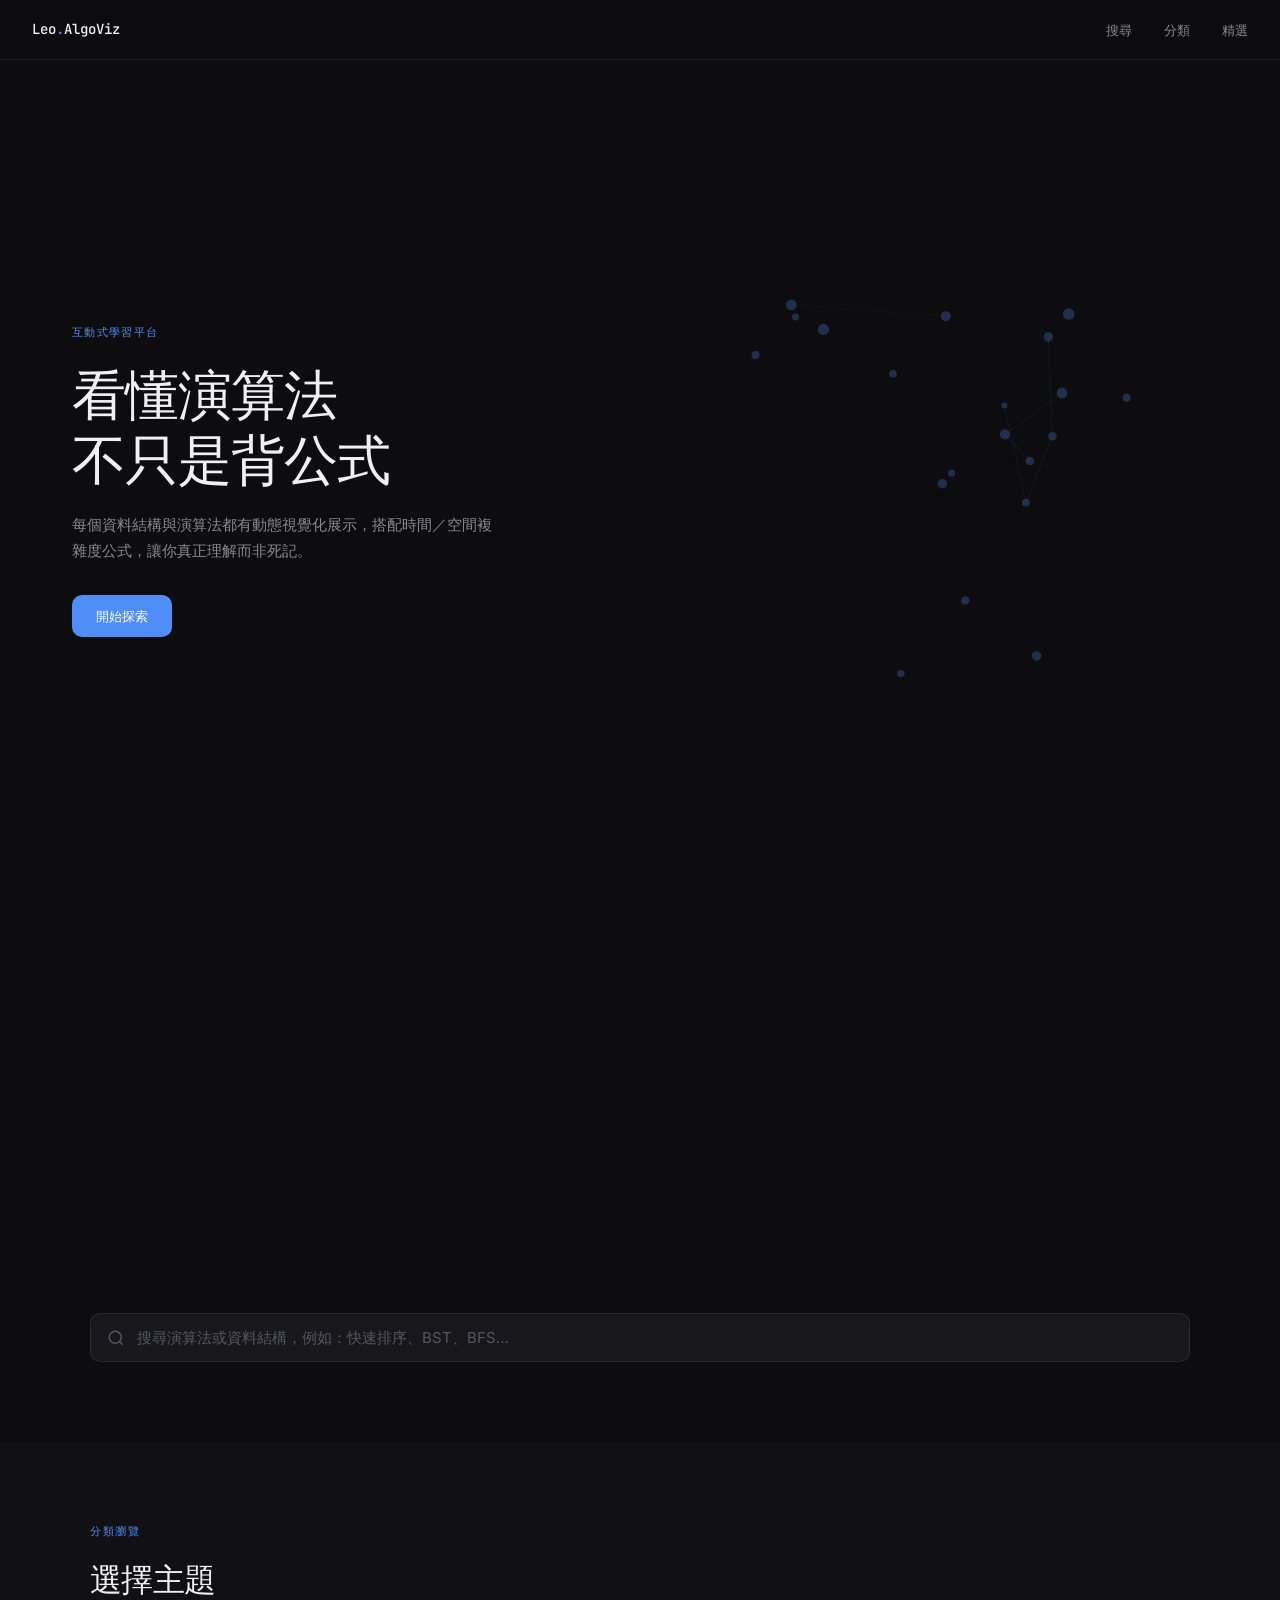
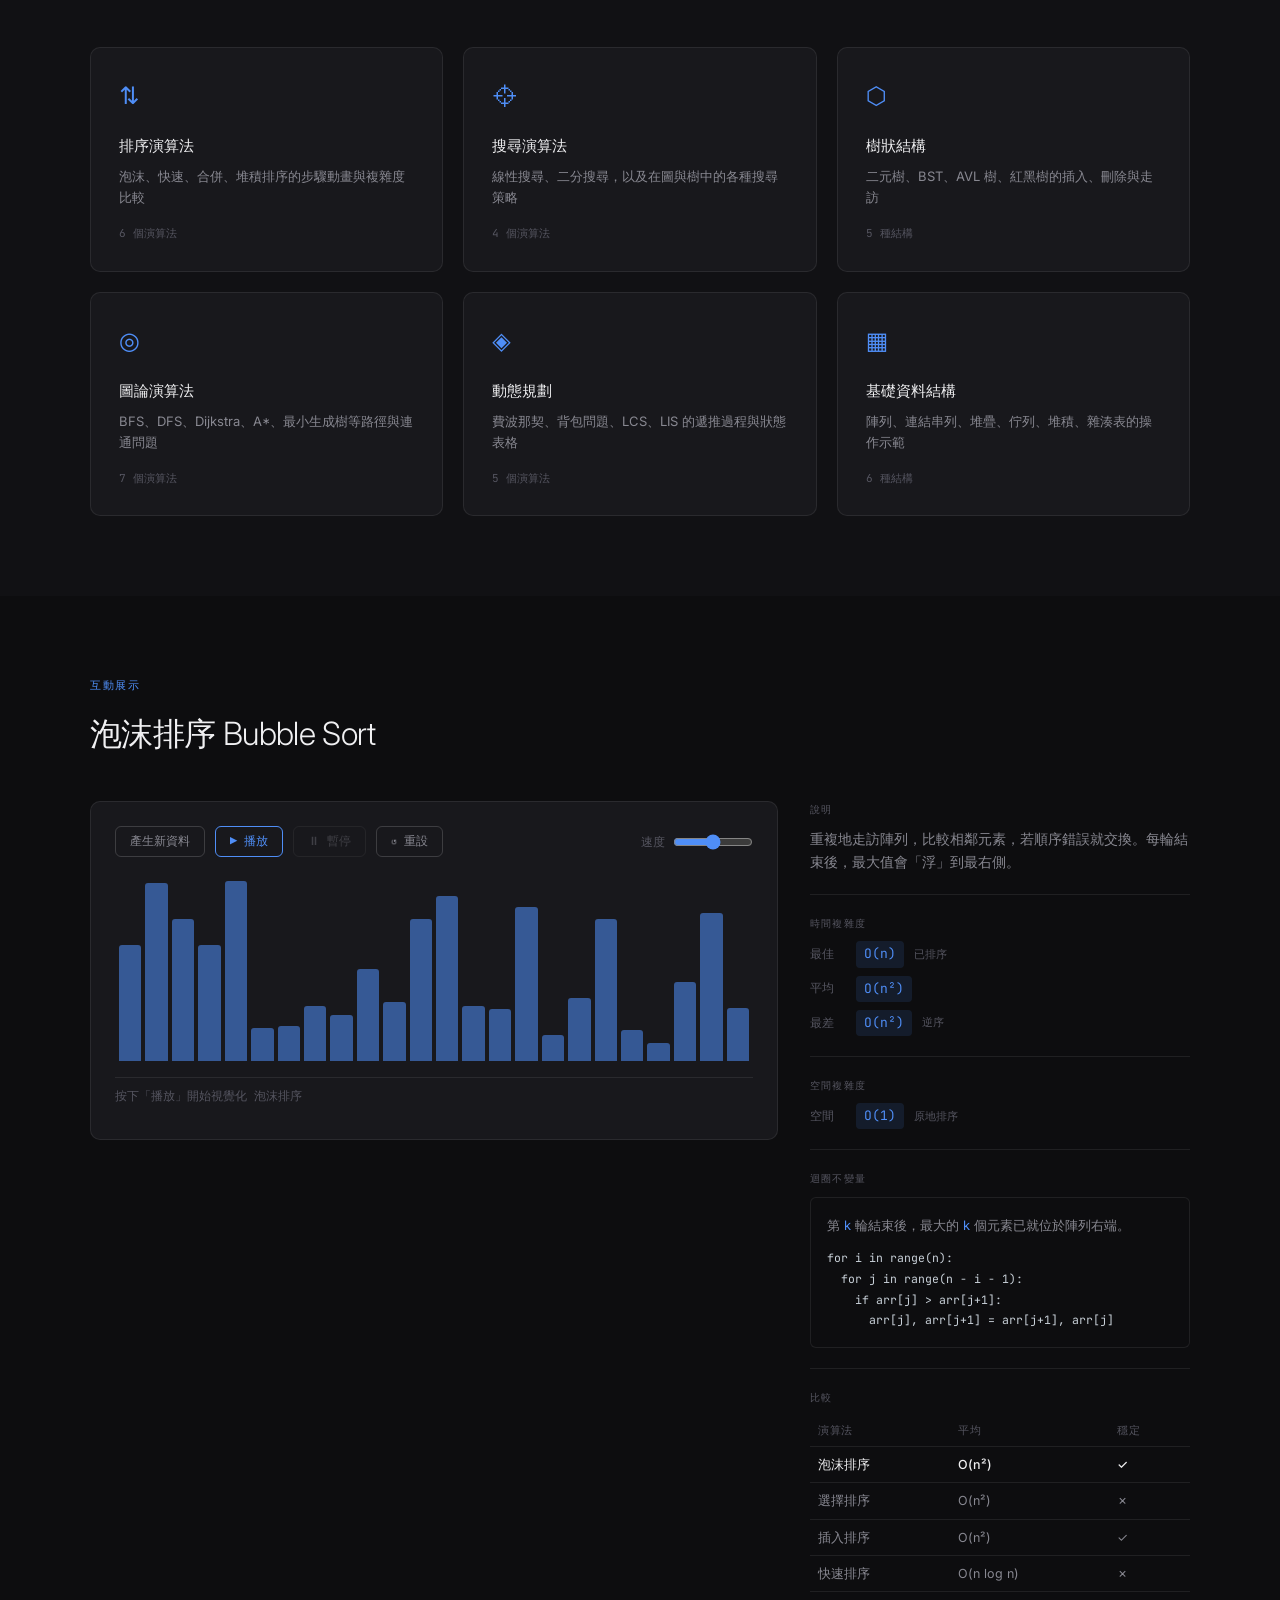
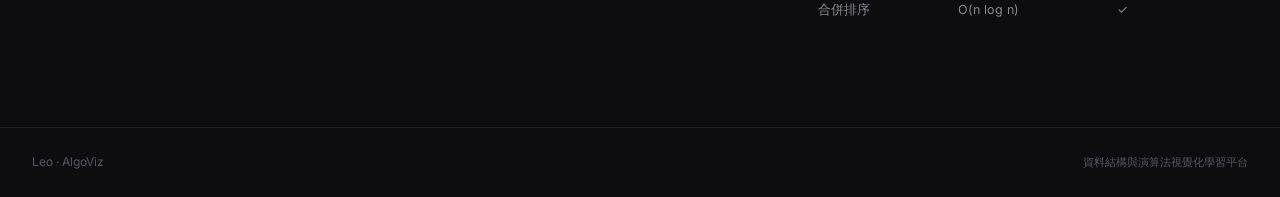
<file: index.html>
<!DOCTYPE html>
<html lang="zh-TW">
<head>
  <meta charset="UTF-8" />
  <meta name="viewport" content="width=device-width, initial-scale=1.0" />
  <title>AlgoViz — 資料結構與演算法視覺化</title>
  <link rel="preconnect" href="https://fonts.googleapis.com" />
  <link rel="preconnect" href="https://fonts.gstatic.com" crossorigin />
  <link href="https://fonts.googleapis.com/css2?family=Inter:wght@300;400;500&family=JetBrains+Mono:wght@400;500&display=swap" rel="stylesheet" />
  <link rel="stylesheet" href="style.css" />
</head>
<body>

  <nav id="nav">
    <span class="nav-name">Leo<span class="nav-dot">.</span>AlgoViz</span>
    <ul class="nav-links">
      <li><a href="#search">搜尋</a></li>
      <li><a href="#categories">分類</a></li>
      <li><a href="#featured">精選</a></li>
    </ul>
    <button class="menu-toggle" aria-label="選單" id="menuBtn">
      <span></span><span></span><span></span>
    </button>
  </nav>

  <div class="mobile-menu" id="mobileMenu">
    <a href="#search" class="mobile-link">搜尋</a>
    <a href="#categories" class="mobile-link">分類</a>
    <a href="#featured" class="mobile-link">精選</a>
  </div>

  <section class="hero">
    <div class="hero-inner">
      <div class="hero-label">互動式學習平台</div>
      <h1 class="hero-title">看懂演算法<br />不只是背公式</h1>
      <p class="hero-sub">每個資料結構與演算法都有動態視覺化展示，搭配時間／空間複雜度公式，讓你真正理解而非死記。</p>
      <a href="#search" class="btn-primary">開始探索</a>
    </div>
    <div class="hero-visual" aria-hidden="true">
      <canvas id="graphCanvas"></canvas>
    </div>
  </section>

  <section class="section" style="padding-top: 0; padding-bottom: 2rem;">
    <div class="container">
      <div class="fade-in" style="background: var(--surface); border: 1px solid var(--accent); border-radius: var(--radius); padding: 2.5rem; position: relative; overflow: hidden; box-shadow: 0 10px 30px rgba(79,142,247,0.05);">
        <div style="position: absolute; top: 0; right: 0; background: var(--accent); color: #fff; font-size: 11px; font-family: var(--mono); padding: 5px 14px; border-bottom-left-radius: var(--radius); font-weight: 500; letter-spacing: 0.05em;">
          v1.0 BETA
        </div>

        <div class="eyebrow" style="color: var(--accent);">最新功能上線</div>
        <h2 style="margin-bottom: 1rem; font-size: 1.6rem; color: var(--text);">目前支援：完整排序演算法互動展示</h2>
        
        <p style="color: var(--text-muted); font-size: 14.5px; max-width: 850px; line-height: 1.7; margin-bottom: 1.5rem;">
          本平台目前首波主打已完整實作 <strong>6 種核心排序演算法</strong>。您可以直接滑動至網頁底部的<strong>「互動展示區」</strong>，或點擊下方標籤快速切換。我們結合了動態長條圖與依據數值高低變化的「療癒音效」，幫助您透過視覺與聽覺，輕鬆理解各種排序的運作原理與複雜度差異！
        </p>

        <div style="display: flex; gap: 0.8rem; flex-wrap: wrap;">
          <button onclick="loadAlgorithm('泡沫排序')" class="ctrl-btn" style="border-color: var(--border-hover); background: var(--bg); color: var(--text);">⇅ 泡沫排序</button>
          <button onclick="loadAlgorithm('選擇排序')" class="ctrl-btn" style="border-color: var(--border-hover); background: var(--bg); color: var(--text);">⇅ 選擇排序</button>
          <button onclick="loadAlgorithm('插入排序')" class="ctrl-btn" style="border-color: var(--border-hover); background: var(--bg); color: var(--text);">⇅ 插入排序</button>
          <button onclick="loadAlgorithm('快速排序')" class="ctrl-btn" style="border-color: var(--border-hover); background: var(--bg); color: var(--text);">⇅ 快速排序</button>
          <button onclick="loadAlgorithm('合併排序')" class="ctrl-btn" style="border-color: var(--border-hover); background: var(--bg); color: var(--text);">⇅ 合併排序</button>
          <button onclick="loadAlgorithm('堆積排序')" class="ctrl-btn" style="border-color: var(--border-hover); background: var(--bg); color: var(--text);">⇅ 堆積排序</button>
        </div>
      </div>
    </div>
  </section>

  <section class="section" id="search">
    <div class="container">
      <div class="search-wrap">
        <svg class="search-icon" width="18" height="18" viewBox="0 0 24 24" fill="none" stroke="currentColor" stroke-width="2"><circle cx="11" cy="11" r="8"/><path d="m21 21-4.35-4.35"/></svg>
        <input type="text" id="searchInput" class="search-input" placeholder="搜尋演算法或資料結構，例如：快速排序、BST、BFS…" autocomplete="off" />
        <button class="search-clear" id="searchClear" aria-label="清除">✕</button>
      </div>
      <div id="searchResults" class="search-results hidden"></div>
    </div>
  </section>

  <section class="section section-alt" id="categories">
    <div class="container">
      <div class="eyebrow">分類瀏覽</div>
      <h2>選擇主題</h2>
      <div class="cat-grid">

        <div class="cat-card" data-category="sort">
          <div class="cat-icon">⇅</div>
          <h3>排序演算法</h3>
          <p>泡沫、快速、合併、堆積排序的步驟動畫與複雜度比較</p>
          <div class="cat-count">6 個演算法</div>
        </div>

        <div class="cat-card" data-category="search">
          <div class="cat-icon">⌖</div>
          <h3>搜尋演算法</h3>
          <p>線性搜尋、二分搜尋，以及在圖與樹中的各種搜尋策略</p>
          <div class="cat-count">4 個演算法</div>
        </div>

        <div class="cat-card" data-category="tree">
          <div class="cat-icon">⬡</div>
          <h3>樹狀結構</h3>
          <p>二元樹、BST、AVL 樹、紅黑樹的插入、刪除與走訪</p>
          <div class="cat-count">5 種結構</div>
        </div>

        <div class="cat-card" data-category="graph">
          <div class="cat-icon">◎</div>
          <h3>圖論演算法</h3>
          <p>BFS、DFS、Dijkstra、A*、最小生成樹等路徑與連通問題</p>
          <div class="cat-count">7 個演算法</div>
        </div>

        <div class="cat-card" data-category="dp">
          <div class="cat-icon">◈</div>
          <h3>動態規劃</h3>
          <p>費波那契、背包問題、LCS、LIS 的遞推過程與狀態表格</p>
          <div class="cat-count">5 個演算法</div>
        </div>

        <div class="cat-card" data-category="ds">
          <div class="cat-icon">▦</div>
          <h3>基礎資料結構</h3>
          <p>陣列、連結串列、堆疊、佇列、堆積、雜湊表的操作示範</p>
          <div class="cat-count">6 種結構</div>
        </div>

      </div>
    </div>
  </section>

  <section class="section" id="featured">
    <div class="container">
      <div class="eyebrow">互動展示</div>
      <h2 id="demoTitle">泡沫排序 Bubble Sort</h2>

      <div class="algo-layout">
        <div class="algo-viz">
          <div class="viz-controls">
            <button class="ctrl-btn" id="btnGenerate">產生新資料</button>
            <button class="ctrl-btn" id="btnPlay">▶ 播放</button>
            <button class="ctrl-btn" id="btnPause" disabled>⏸ 暫停</button>
            <button class="ctrl-btn" id="btnReset">↺ 重設</button>
            <div class="speed-wrap">
              <label for="speedSlider">速度</label>
              <input type="range" id="speedSlider" min="1" max="5" value="3" />
            </div>
          </div>
          <div class="bar-stage" id="barStage"></div>
          <div class="step-log" id="stepLog">按下「播放」開始視覺化</div>
        </div>

        <div class="algo-info" id="algoInfoContainer">
          <div class="info-section">
            <div class="info-label">說明</div>
            <p>重複地走訪陣列，比較相鄰元素，若順序錯誤就交換。每輪結束後，最大值會「浮」到最右側。</p>
          </div>

          <div class="info-section">
            <div class="info-label">時間複雜度</div>
            <div class="formula-grid">
              <div class="formula-row">
                <span class="case">最佳</span>
                <code>O(n)</code>
                <span class="case-note">已排序</span>
              </div>
              <div class="formula-row">
                <span class="case">平均</span>
                <code>O(n²)</code>
              </div>
              <div class="formula-row">
                <span class="case">最差</span>
                <code>O(n²)</code>
                <span class="case-note">逆序</span>
              </div>
            </div>
          </div>

          <div class="info-section">
            <div class="info-label">空間複雜度</div>
            <div class="formula-grid">
              <div class="formula-row">
                <span class="case">空間</span>
                <code>O(1)</code>
                <span class="case-note">原地排序</span>
              </div>
            </div>
          </div>

          <div class="info-section">
            <div class="info-label">迴圈不變量</div>
            <div class="invariant-box">
              <p>第 <em>k</em> 輪結束後，最大的 <em>k</em> 個元素已就位於陣列右端。</p>
              <code class="block-code">for i in range(n):
  for j in range(n - i - 1):
    if arr[j] > arr[j+1]:
      arr[j], arr[j+1] = arr[j+1], arr[j]</code>
            </div>
          </div>

          <div class="info-section">
            <div class="info-label">比較</div>
            <table class="compare-table">
              <thead><tr><th>演算法</th><th>平均</th><th>穩定</th></tr></thead>
              <tbody>
                <tr class="highlight-row"><td>泡沫排序</td><td>O(n²)</td><td>✓</td></tr>
                <tr><td>選擇排序</td><td>O(n²)</td><td>✗</td></tr>
                <tr><td>插入排序</td><td>O(n²)</td><td>✓</td></tr>
                <tr><td>快速排序</td><td>O(n log n)</td><td>✗</td></tr>
                <tr><td>合併排序</td><td>O(n log n)</td><td>✓</td></tr>
              </tbody>
            </table>
          </div>
        </div>
      </div>
    </div>
  </section>

  <footer class="footer">
    <span>Leo · AlgoViz</span>
    <span class="footer-mono">資料結構與演算法視覺化學習平台</span>
  </footer>

  <script src="main.js"></script>
</body>
</html>
</file>
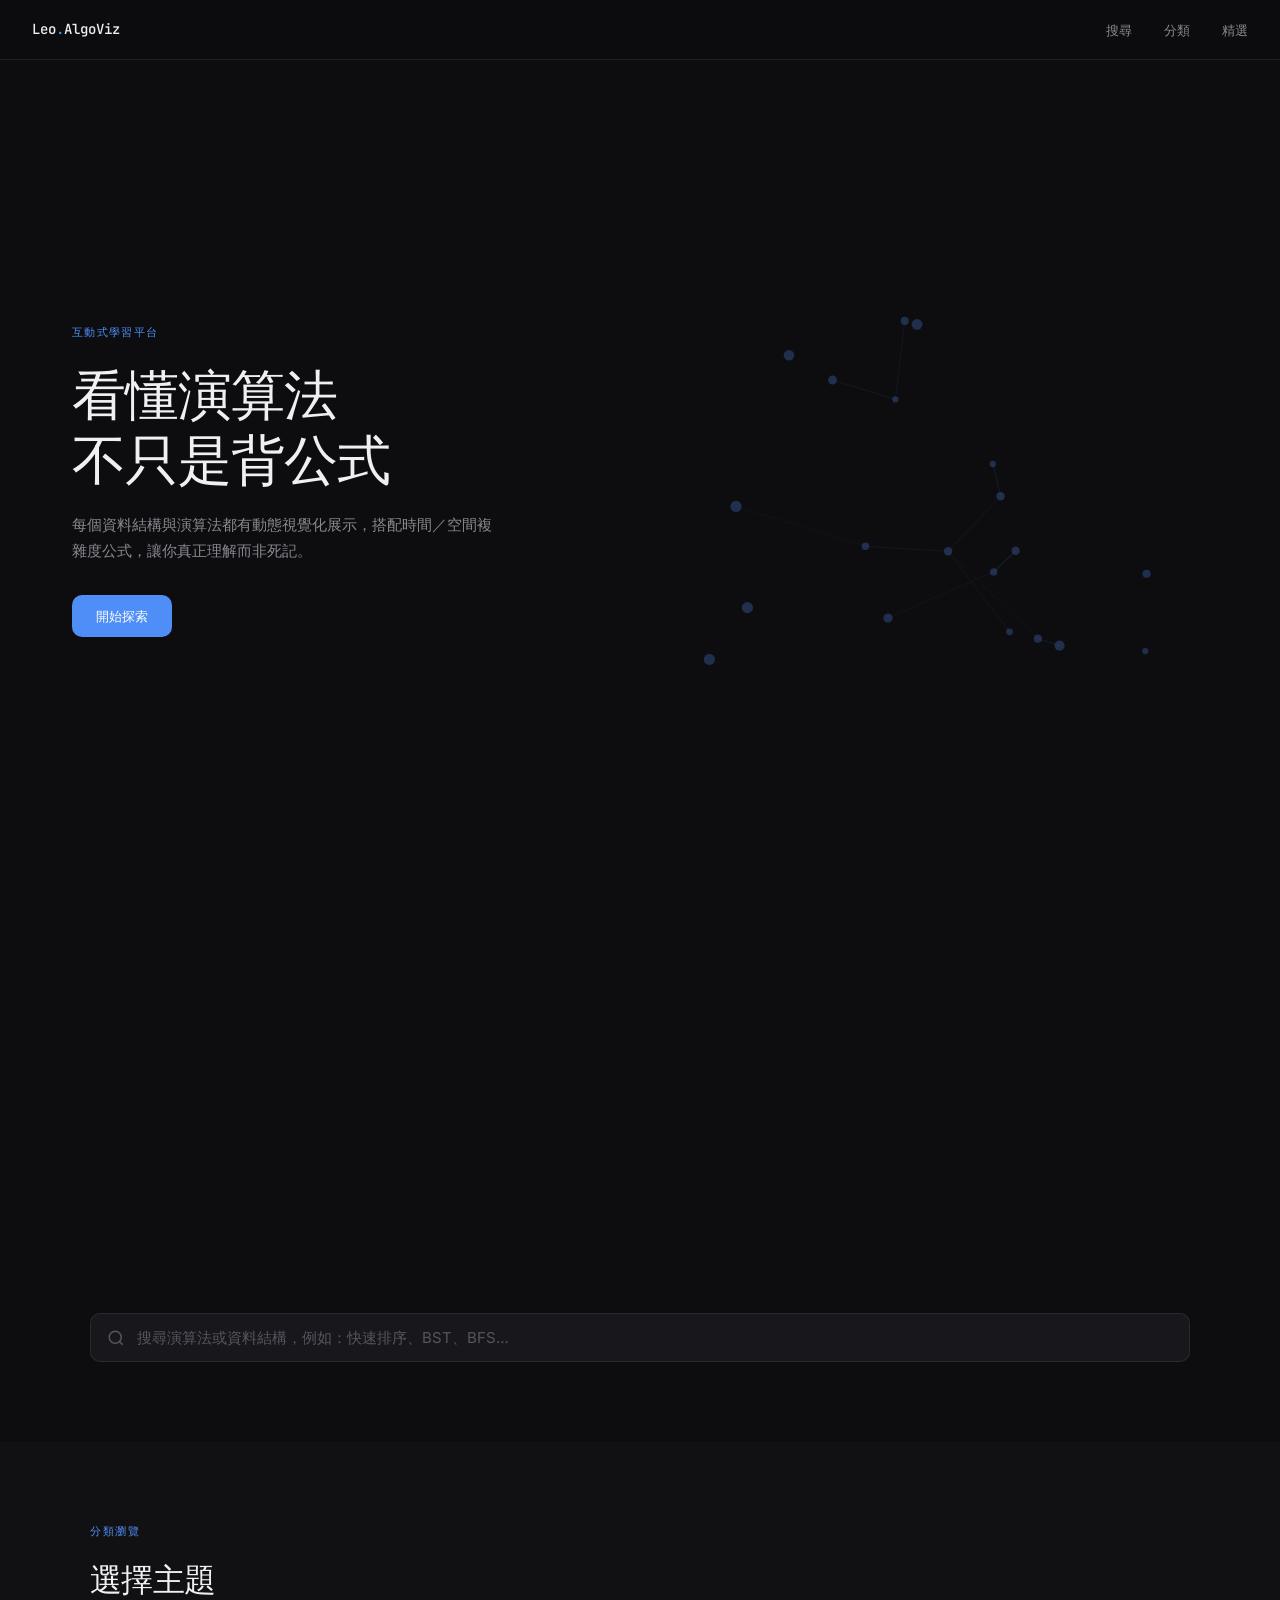
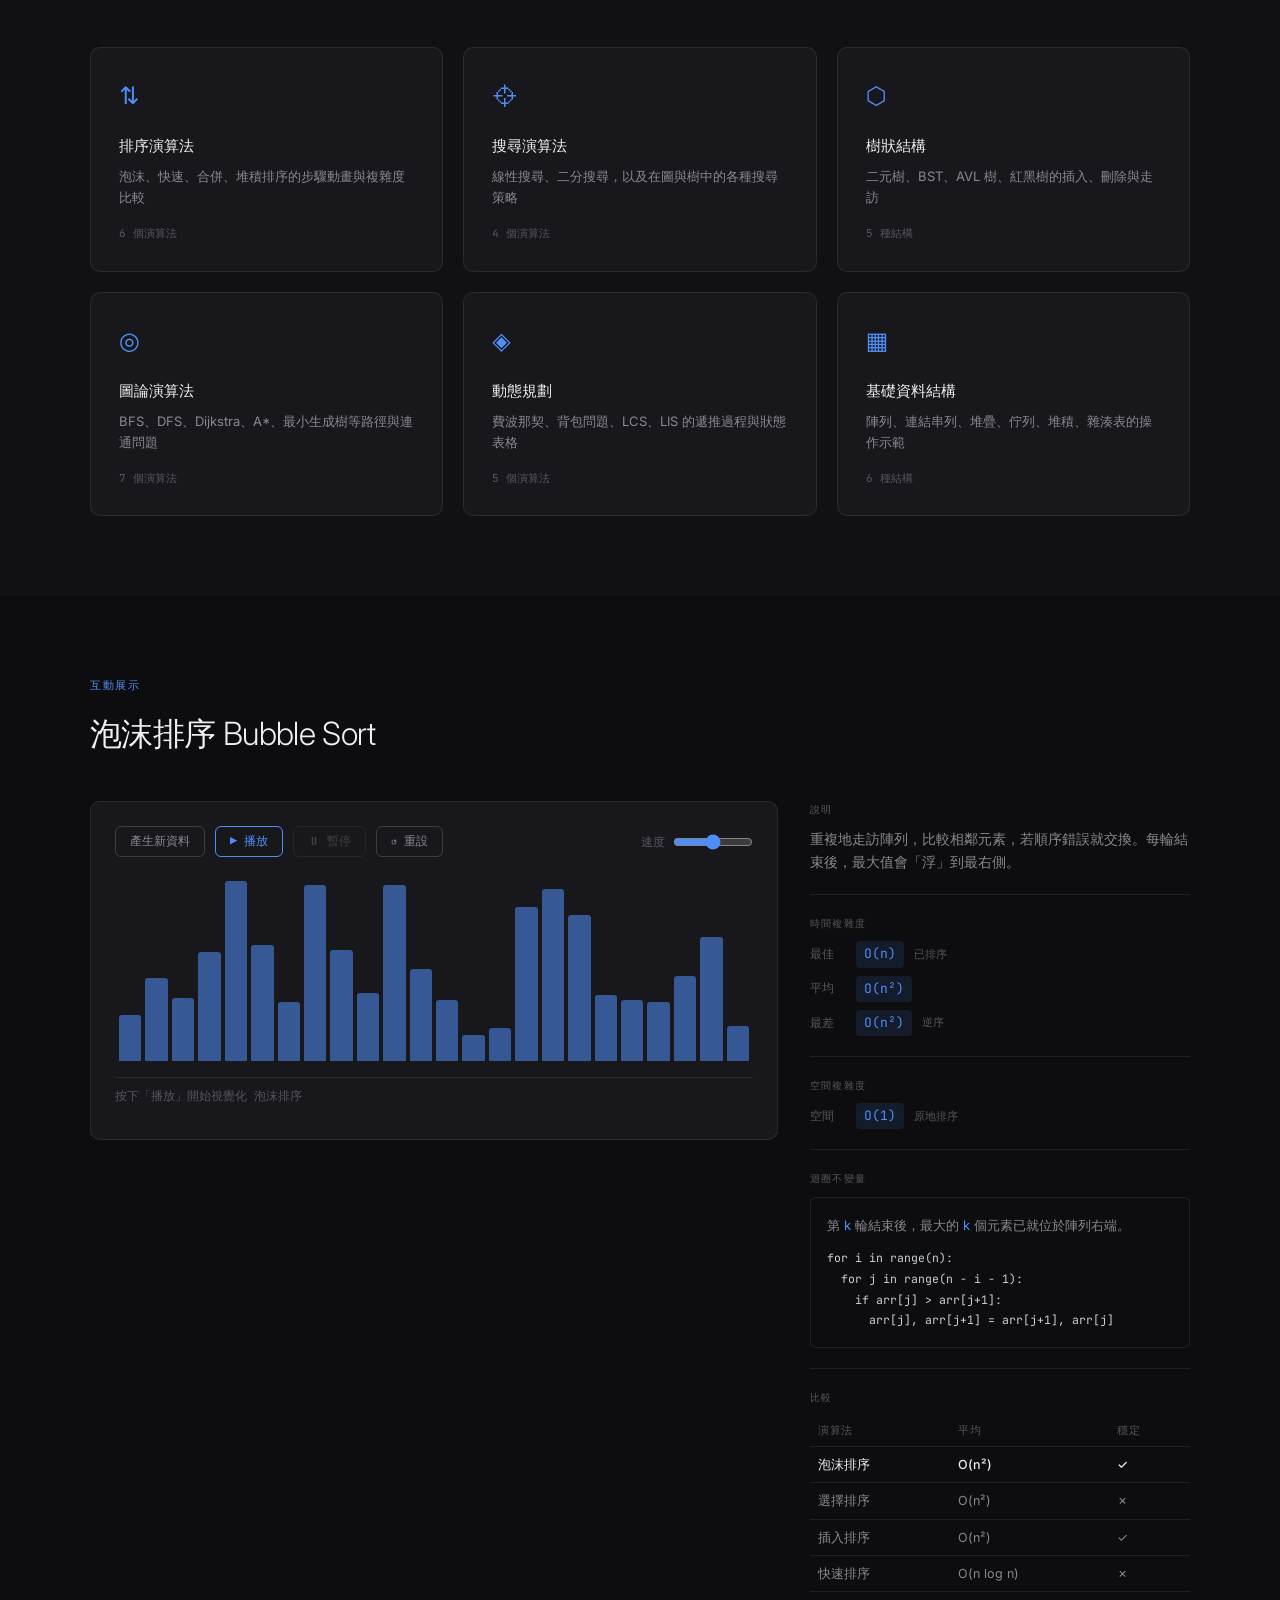
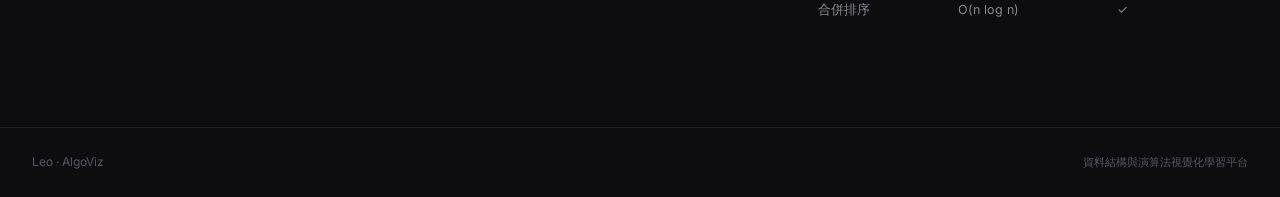
<file: Data_Structure.html>
<!DOCTYPE html>
<html lang="zh-TW">
<head>
  <meta charset="UTF-8" />
  <meta name="viewport" content="width=device-width, initial-scale=1.0" />
  <title>AlgoViz — 資料結構與演算法視覺化</title>
  <link rel="preconnect" href="https://fonts.googleapis.com" />
  <link rel="preconnect" href="https://fonts.gstatic.com" crossorigin />
  <link href="https://fonts.googleapis.com/css2?family=Inter:wght@300;400;500&family=JetBrains+Mono:wght@400;500&display=swap" rel="stylesheet" />
  <link rel="stylesheet" href="style.css" />
</head>
<body>

  <nav id="nav">
    <span class="nav-name">Leo<span class="nav-dot">.</span>AlgoViz</span>
    <ul class="nav-links">
      <li><a href="#search">搜尋</a></li>
      <li><a href="#categories">分類</a></li>
      <li><a href="#featured">精選</a></li>
    </ul>
    <button class="menu-toggle" aria-label="選單" id="menuBtn">
      <span></span><span></span><span></span>
    </button>
  </nav>

  <div class="mobile-menu" id="mobileMenu">
    <a href="#search" class="mobile-link">搜尋</a>
    <a href="#categories" class="mobile-link">分類</a>
    <a href="#featured" class="mobile-link">精選</a>
  </div>

  <section class="hero">
    <div class="hero-inner">
      <div class="hero-label">互動式學習平台</div>
      <h1 class="hero-title">看懂演算法<br />不只是背公式</h1>
      <p class="hero-sub">每個資料結構與演算法都有動態視覺化展示，搭配時間／空間複雜度公式，讓你真正理解而非死記。</p>
      <a href="#search" class="btn-primary">開始探索</a>
    </div>
    <div class="hero-visual" aria-hidden="true">
      <canvas id="graphCanvas"></canvas>
    </div>
  </section>

  <section class="section" style="padding-top: 0; padding-bottom: 2rem;">
    <div class="container">
      <div class="fade-in" style="background: var(--surface); border: 1px solid var(--accent); border-radius: var(--radius); padding: 2.5rem; position: relative; overflow: hidden; box-shadow: 0 10px 30px rgba(79,142,247,0.05);">
        <div style="position: absolute; top: 0; right: 0; background: var(--accent); color: #fff; font-size: 11px; font-family: var(--mono); padding: 5px 14px; border-bottom-left-radius: var(--radius); font-weight: 500; letter-spacing: 0.05em;">
          v1.0 BETA
        </div>

        <div class="eyebrow" style="color: var(--accent);">最新功能上線</div>
        <h2 style="margin-bottom: 1rem; font-size: 1.6rem; color: var(--text);">目前支援：完整排序演算法互動展示</h2>
        
        <p style="color: var(--text-muted); font-size: 14.5px; max-width: 850px; line-height: 1.7; margin-bottom: 1.5rem;">
          本平台目前首波主打已完整實作 <strong>6 種核心排序演算法</strong>。您可以直接滑動至網頁底部的<strong>「互動展示區」</strong>，或點擊下方標籤快速切換。我們結合了動態長條圖與依據數值高低變化的「療癒音效」，幫助您透過視覺與聽覺，輕鬆理解各種排序的運作原理與複雜度差異！
        </p>

        <div style="display: flex; gap: 0.8rem; flex-wrap: wrap;">
          <button onclick="loadAlgorithm('泡沫排序')" class="ctrl-btn" style="border-color: var(--border-hover); background: var(--bg); color: var(--text);">⇅ 泡沫排序</button>
          <button onclick="loadAlgorithm('選擇排序')" class="ctrl-btn" style="border-color: var(--border-hover); background: var(--bg); color: var(--text);">⇅ 選擇排序</button>
          <button onclick="loadAlgorithm('插入排序')" class="ctrl-btn" style="border-color: var(--border-hover); background: var(--bg); color: var(--text);">⇅ 插入排序</button>
          <button onclick="loadAlgorithm('快速排序')" class="ctrl-btn" style="border-color: var(--border-hover); background: var(--bg); color: var(--text);">⇅ 快速排序</button>
          <button onclick="loadAlgorithm('合併排序')" class="ctrl-btn" style="border-color: var(--border-hover); background: var(--bg); color: var(--text);">⇅ 合併排序</button>
          <button onclick="loadAlgorithm('堆積排序')" class="ctrl-btn" style="border-color: var(--border-hover); background: var(--bg); color: var(--text);">⇅ 堆積排序</button>
        </div>
      </div>
    </div>
  </section>

  <section class="section" id="search">
    <div class="container">
      <div class="search-wrap">
        <svg class="search-icon" width="18" height="18" viewBox="0 0 24 24" fill="none" stroke="currentColor" stroke-width="2"><circle cx="11" cy="11" r="8"/><path d="m21 21-4.35-4.35"/></svg>
        <input type="text" id="searchInput" class="search-input" placeholder="搜尋演算法或資料結構，例如：快速排序、BST、BFS…" autocomplete="off" />
        <button class="search-clear" id="searchClear" aria-label="清除">✕</button>
      </div>
      <div id="searchResults" class="search-results hidden"></div>
    </div>
  </section>

  <section class="section section-alt" id="categories">
    <div class="container">
      <div class="eyebrow">分類瀏覽</div>
      <h2>選擇主題</h2>
      <div class="cat-grid">

        <div class="cat-card" data-category="sort">
          <div class="cat-icon">⇅</div>
          <h3>排序演算法</h3>
          <p>泡沫、快速、合併、堆積排序的步驟動畫與複雜度比較</p>
          <div class="cat-count">6 個演算法</div>
        </div>

        <div class="cat-card" data-category="search">
          <div class="cat-icon">⌖</div>
          <h3>搜尋演算法</h3>
          <p>線性搜尋、二分搜尋，以及在圖與樹中的各種搜尋策略</p>
          <div class="cat-count">4 個演算法</div>
        </div>

        <div class="cat-card" data-category="tree">
          <div class="cat-icon">⬡</div>
          <h3>樹狀結構</h3>
          <p>二元樹、BST、AVL 樹、紅黑樹的插入、刪除與走訪</p>
          <div class="cat-count">5 種結構</div>
        </div>

        <div class="cat-card" data-category="graph">
          <div class="cat-icon">◎</div>
          <h3>圖論演算法</h3>
          <p>BFS、DFS、Dijkstra、A*、最小生成樹等路徑與連通問題</p>
          <div class="cat-count">7 個演算法</div>
        </div>

        <div class="cat-card" data-category="dp">
          <div class="cat-icon">◈</div>
          <h3>動態規劃</h3>
          <p>費波那契、背包問題、LCS、LIS 的遞推過程與狀態表格</p>
          <div class="cat-count">5 個演算法</div>
        </div>

        <div class="cat-card" data-category="ds">
          <div class="cat-icon">▦</div>
          <h3>基礎資料結構</h3>
          <p>陣列、連結串列、堆疊、佇列、堆積、雜湊表的操作示範</p>
          <div class="cat-count">6 種結構</div>
        </div>

      </div>
    </div>
  </section>

  <section class="section" id="featured">
    <div class="container">
      <div class="eyebrow">互動展示</div>
      <h2 id="demoTitle">泡沫排序 Bubble Sort</h2>

      <div class="algo-layout">
        <div class="algo-viz">
          <div class="viz-controls">
            <button class="ctrl-btn" id="btnGenerate">產生新資料</button>
            <button class="ctrl-btn" id="btnPlay">▶ 播放</button>
            <button class="ctrl-btn" id="btnPause" disabled>⏸ 暫停</button>
            <button class="ctrl-btn" id="btnReset">↺ 重設</button>
            <div class="speed-wrap">
              <label for="speedSlider">速度</label>
              <input type="range" id="speedSlider" min="1" max="5" value="3" />
            </div>
          </div>
          <div class="bar-stage" id="barStage"></div>
          <div class="step-log" id="stepLog">按下「播放」開始視覺化</div>
        </div>

        <div class="algo-info" id="algoInfoContainer">
          <div class="info-section">
            <div class="info-label">說明</div>
            <p>重複地走訪陣列，比較相鄰元素，若順序錯誤就交換。每輪結束後，最大值會「浮」到最右側。</p>
          </div>

          <div class="info-section">
            <div class="info-label">時間複雜度</div>
            <div class="formula-grid">
              <div class="formula-row">
                <span class="case">最佳</span>
                <code>O(n)</code>
                <span class="case-note">已排序</span>
              </div>
              <div class="formula-row">
                <span class="case">平均</span>
                <code>O(n²)</code>
              </div>
              <div class="formula-row">
                <span class="case">最差</span>
                <code>O(n²)</code>
                <span class="case-note">逆序</span>
              </div>
            </div>
          </div>

          <div class="info-section">
            <div class="info-label">空間複雜度</div>
            <div class="formula-grid">
              <div class="formula-row">
                <span class="case">空間</span>
                <code>O(1)</code>
                <span class="case-note">原地排序</span>
              </div>
            </div>
          </div>

          <div class="info-section">
            <div class="info-label">迴圈不變量</div>
            <div class="invariant-box">
              <p>第 <em>k</em> 輪結束後，最大的 <em>k</em> 個元素已就位於陣列右端。</p>
              <code class="block-code">for i in range(n):
  for j in range(n - i - 1):
    if arr[j] > arr[j+1]:
      arr[j], arr[j+1] = arr[j+1], arr[j]</code>
            </div>
          </div>

          <div class="info-section">
            <div class="info-label">比較</div>
            <table class="compare-table">
              <thead><tr><th>演算法</th><th>平均</th><th>穩定</th></tr></thead>
              <tbody>
                <tr class="highlight-row"><td>泡沫排序</td><td>O(n²)</td><td>✓</td></tr>
                <tr><td>選擇排序</td><td>O(n²)</td><td>✗</td></tr>
                <tr><td>插入排序</td><td>O(n²)</td><td>✓</td></tr>
                <tr><td>快速排序</td><td>O(n log n)</td><td>✗</td></tr>
                <tr><td>合併排序</td><td>O(n log n)</td><td>✓</td></tr>
              </tbody>
            </table>
          </div>
        </div>
      </div>
    </div>
  </section>

  <footer class="footer">
    <span>Leo · AlgoViz</span>
    <span class="footer-mono">資料結構與演算法視覺化學習平台</span>
  </footer>

  <script src="main.js"></script>
</body>
</html>
</file>
<file: style.css>
*, *::before, *::after { box-sizing: border-box; margin: 0; padding: 0; }

:root {
  --bg: #0d0d0f;
  --bg-alt: #111114;
  --surface: #18181c;
  --border: rgba(255,255,255,0.08);
  --border-hover: rgba(255,255,255,0.16);
  --text: #f0f0f2;
  --text-muted: #888891;
  --text-dim: #555560;
  --accent: #4f8ef7;
  --accent-dim: rgba(79,142,247,0.12);
  --green: #3ecf8e;
  --green-dim: rgba(62,207,142,0.12);
  --amber: #f7b84b;
  --amber-dim: rgba(247,184,75,0.12);
  --red: #f25c5c;
  --mono: 'JetBrains Mono', monospace;
  --sans: 'Inter', system-ui, sans-serif;
  --radius: 10px;
  --nav-h: 60px;
}

html { scroll-behavior: smooth; }
body { background: var(--bg); color: var(--text); font-family: var(--sans); font-weight: 400; line-height: 1.7; overflow-x: hidden; }

/* NAV */
#nav { position: fixed; top: 0; left: 0; right: 0; z-index: 100; height: var(--nav-h); display: flex; align-items: center; justify-content: space-between; padding: 0 2rem; background: rgba(13,13,15,0.88); backdrop-filter: blur(12px); border-bottom: 1px solid var(--border); }
.nav-name { font-family: var(--mono); font-size: 14px; font-weight: 500; color: var(--text); }
.nav-dot { color: var(--accent); }
.nav-links { display: flex; gap: 2rem; list-style: none; }
.nav-links a { color: var(--text-muted); text-decoration: none; font-size: 13px; transition: color 0.2s; }
.nav-links a:hover { color: var(--text); }
.menu-toggle { display: none; flex-direction: column; gap: 5px; background: none; border: none; cursor: pointer; padding: 4px; }
.menu-toggle span { display: block; width: 22px; height: 1.5px; background: var(--text-muted); }
.mobile-menu { display: none; position: fixed; top: var(--nav-h); left: 0; right: 0; background: rgba(13,13,15,0.97); backdrop-filter: blur(16px); padding: 1.5rem 2rem; flex-direction: column; gap: 1.25rem; border-bottom: 1px solid var(--border); z-index: 99; }
.mobile-menu.open { display: flex; }
.mobile-link { color: var(--text-muted); text-decoration: none; font-size: 15px; }

/* HERO */
.hero { min-height: 100vh; display: grid; grid-template-columns: 1fr 1fr; align-items: center; padding: calc(var(--nav-h) + 4rem) 2rem 4rem; max-width: 1200px; margin: 0 auto; gap: 2rem; }
.hero-label { font-family: var(--mono); font-size: 11px; letter-spacing: 0.12em; text-transform: uppercase; color: var(--accent); margin-bottom: 1.25rem; }
.hero-title { font-size: clamp(2.2rem, 5vw, 3.4rem); font-weight: 300; line-height: 1.2; letter-spacing: -0.02em; margin-bottom: 1.25rem; }
.hero-sub { font-size: 15px; color: var(--text-muted); max-width: 420px; margin-bottom: 2rem; }
.btn-primary { display: inline-block; padding: 10px 24px; background: var(--accent); color: #fff; text-decoration: none; font-size: 13px; font-weight: 500; border-radius: var(--radius); transition: opacity 0.2s, transform 0.15s; }
.btn-primary:hover { opacity: 0.85; transform: translateY(-1px); }
.hero-visual { display: flex; align-items: center; justify-content: center; height: 480px; }
#graphCanvas { width: 100%; height: 100%; opacity: 0.6; }

/* SECTIONS */
.section { padding: 5rem 2rem; }
.section-alt { background: var(--bg-alt); }
.container { max-width: 1100px; margin: 0 auto; }
.eyebrow { font-family: var(--mono); font-size: 11px; letter-spacing: 0.14em; text-transform: uppercase; color: var(--accent); margin-bottom: 0.75rem; }
.section h2 { font-size: clamp(1.6rem, 3vw, 2rem); font-weight: 300; letter-spacing: -0.02em; margin-bottom: 2.5rem; }

/* SEARCH */
.search-wrap { position: relative; display: flex; align-items: center; background: var(--surface); border: 1px solid var(--border); border-radius: var(--radius); padding: 0 1rem; transition: border-color 0.2s; }
.search-wrap:focus-within { border-color: var(--accent); }
.search-icon { color: var(--text-dim); flex-shrink: 0; }
.search-input { flex: 1; background: none; border: none; outline: none; font-family: var(--sans); font-size: 15px; color: var(--text); padding: 14px 12px; }
.search-input::placeholder { color: var(--text-dim); }
.search-clear { background: none; border: none; color: var(--text-dim); cursor: pointer; font-size: 14px; padding: 4px 8px; opacity: 0; transition: opacity 0.15s; }
.search-clear.visible { opacity: 1; }
.search-results { margin-top: 1rem; display: flex; flex-direction: column; gap: 8px; }
.search-results.hidden { display: none; }
.result-item { padding: 1rem 1.25rem; background: var(--surface); border: 1px solid var(--border); border-radius: var(--radius); cursor: pointer; transition: border-color 0.2s; }
.result-item:hover { border-color: var(--accent); }
.result-name { font-size: 14px; font-weight: 500; color: var(--text); margin-bottom: 2px; }
.result-meta { font-size: 12px; color: var(--text-dim); font-family: var(--mono); }
.result-empty { text-align: center; padding: 2rem; color: var(--text-dim); font-size: 14px; }

/* CATEGORIES */
.cat-grid { display: grid; grid-template-columns: repeat(3, 1fr); gap: 1.25rem; }
.cat-card { padding: 1.75rem; background: var(--surface); border: 1px solid var(--border); border-radius: var(--radius); cursor: pointer; transition: border-color 0.25s, transform 0.2s; }
.cat-card:hover { border-color: var(--accent); transform: translateY(-2px); }
.cat-icon { font-size: 1.5rem; color: var(--accent); margin-bottom: 1rem; }
.cat-card h3 { font-size: 15px; font-weight: 500; margin-bottom: 0.5rem; }
.cat-card p { font-size: 13px; color: var(--text-muted); line-height: 1.6; margin-bottom: 1rem; }
.cat-count { font-family: var(--mono); font-size: 11px; color: var(--text-dim); }

/* ALGO LAYOUT */
.algo-layout { display: grid; grid-template-columns: 1fr 380px; gap: 2rem; align-items: start; }

/* VIZ */
.algo-viz { background: var(--surface); border: 1px solid var(--border); border-radius: var(--radius); padding: 1.5rem; }
.viz-controls { display: flex; align-items: center; gap: 10px; flex-wrap: wrap; margin-bottom: 1.5rem; }
.ctrl-btn { font-family: var(--mono); font-size: 12px; padding: 6px 14px; background: none; border: 1px solid var(--border-hover); color: var(--text-muted); border-radius: 6px; cursor: pointer; transition: border-color 0.2s, color 0.2s, background 0.2s; }
.ctrl-btn:hover:not(:disabled) { border-color: var(--accent); color: var(--text); }
.ctrl-btn:disabled { opacity: 0.35; cursor: default; }
.ctrl-btn#btnPlay { border-color: var(--accent); color: var(--accent); }
.ctrl-btn#btnPlay:hover { background: var(--accent-dim); }
.speed-wrap { display: flex; align-items: center; gap: 8px; margin-left: auto; }
.speed-wrap label { font-size: 12px; color: var(--text-dim); font-family: var(--mono); }
.speed-wrap input[type=range] { width: 80px; accent-color: var(--accent); }

.bar-stage { display: flex; align-items: flex-end; gap: 4px; height: 180px; padding: 0 4px; margin-bottom: 1rem; }
.bar { flex: 1; border-radius: 3px 3px 0 0; transition: background 0.15s; min-width: 0; }
.bar.comparing { background: var(--amber) !important; }
.bar.swapping  { background: var(--red)   !important; }
.bar.sorted    { background: var(--green)  !important; }

.step-log { font-family: var(--mono); font-size: 12px; color: var(--text-dim); min-height: 24px; padding: 8px 0; border-top: 1px solid var(--border); }

/* INFO PANEL */
.algo-info { display: flex; flex-direction: column; gap: 0; }
.info-section { padding: 1.25rem 0; border-bottom: 1px solid var(--border); }
.info-section:first-child { padding-top: 0; }
.info-section:last-child { border-bottom: none; }
.info-label { font-family: var(--mono); font-size: 10px; letter-spacing: 0.12em; text-transform: uppercase; color: var(--text-dim); margin-bottom: 0.6rem; }
.info-section > p { font-size: 13.5px; color: var(--text-muted); }

.formula-grid { display: flex; flex-direction: column; gap: 8px; }
.formula-row { display: flex; align-items: center; gap: 10px; }
.case { font-size: 12px; color: var(--text-dim); width: 36px; flex-shrink: 0; }
.formula-row code { font-family: var(--mono); font-size: 13px; color: var(--accent); background: var(--accent-dim); padding: 2px 8px; border-radius: 4px; }
.case-note { font-size: 11px; color: var(--text-dim); }

.invariant-box { background: var(--bg); border: 1px solid var(--border); border-radius: 6px; padding: 1rem; }
.invariant-box p { font-size: 13px; color: var(--text-muted); margin-bottom: 0.75rem; }
.invariant-box em { color: var(--accent); font-style: normal; }
.block-code { display: block; font-family: var(--mono); font-size: 11.5px; color: #c9d1d9; line-height: 1.8; white-space: pre; overflow-x: auto; }

.compare-table { width: 100%; border-collapse: collapse; font-size: 12.5px; }
.compare-table th { text-align: left; color: var(--text-dim); font-weight: 400; padding: 6px 8px; border-bottom: 1px solid var(--border); font-family: var(--mono); font-size: 11px; letter-spacing: 0.06em; }
.compare-table td { padding: 7px 8px; color: var(--text-muted); border-bottom: 1px solid var(--border); }
.compare-table tr:last-child td { border-bottom: none; }
.highlight-row td { color: var(--text); font-weight: 500; }

/* FOOTER */
.footer { padding: 1.5rem 2rem; display: flex; justify-content: space-between; align-items: center; border-top: 1px solid var(--border); font-size: 12px; color: var(--text-dim); }
.footer-mono { font-family: var(--mono); font-size: 11px; }

/* FADE IN */
.fade-in { opacity: 0; transform: translateY(20px); transition: opacity 0.6s ease, transform 0.6s ease; }
.fade-in.visible { opacity: 1; transform: translateY(0); }

/* RESPONSIVE */
@media (max-width: 960px) {
  .algo-layout { grid-template-columns: 1fr; }
  .cat-grid { grid-template-columns: repeat(2, 1fr); }
}
@media (max-width: 768px) {
  .hero { grid-template-columns: 1fr; min-height: auto; padding-top: calc(var(--nav-h) + 3rem); }
  .hero-visual { display: none; }
  .cat-grid { grid-template-columns: 1fr; }
  .nav-links { display: none; }
  .menu-toggle { display: flex; }
}
@media (prefers-reduced-motion: reduce) {
  .fade-in { opacity: 1; transform: none; transition: none; }
  .bar { transition: none; }
}
</file>
